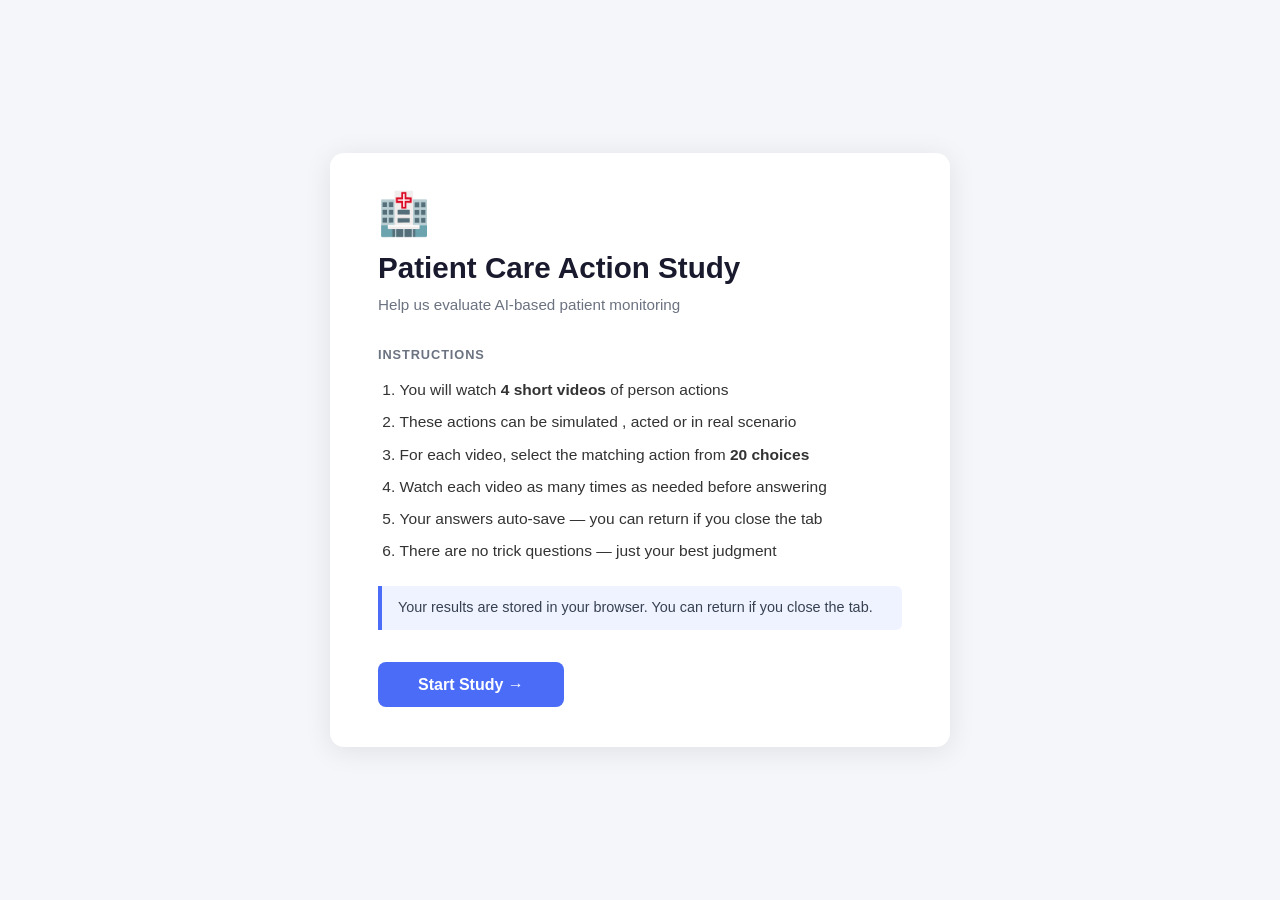
<file: index.html>
<!DOCTYPE html>
<html lang="en">
<head>
  <meta charset="UTF-8">
  <meta name="viewport" content="width=device-width, initial-scale=1.0">
  <title>Patient Care Action Study</title>
  <link rel="stylesheet" href="static/style.css">
</head>
<body class="page-centered">
  <div class="card">
    <div class="card-icon">🏥</div>
    <h1>Patient Care Action Study</h1>
    <p class="subtitle">Help us evaluate AI-based patient monitoring</p>

    <div class="instructions">
      <h2>Instructions</h2>
      <ol>
        <li>You will watch <strong>4 short videos</strong> of person actions</li>
        <li>These actions can be simulated , acted or in real scenario</li>
        <li>For each video, select the matching action from <strong>20 choices</strong></li>
        <li>Watch each video as many times as needed before answering</li>
        <li>Your answers auto-save — you can return if you close the tab</li>
        <li>There are no trick questions — just your best judgment</li>
      </ol>
    </div>

    <div class="note">
      Your results are stored in your browser. You can return if you close the tab.
    </div>

    <!-- Shown only when a partial session is detected -->
    <div id="resumeSection" style="display:none;margin-top:1rem;padding:0.9rem 1rem;background:#fefce8;border:1px solid #fde047;border-radius:8px;text-align:center">
      <p style="margin:0 0 0.6rem;font-size:0.95rem">
        You have a session in progress:
        <strong><span id="resumeProgress"></span></strong>
      </p>
      <button class="btn-primary" id="resumeBtn" style="margin-right:0.5rem">Resume →</button>
      <button class="btn-secondary" id="newBtn">Start fresh</button>
    </div>

    <button class="btn-primary" id="startBtn">Start Study →</button>
    <p id="errMsg" style="color:#e11d48;margin-top:0.75rem;font-size:0.9rem;display:none"></p>
  </div>

  <script>
    // ── Resume detection ─────────────────────────────────────────────────────
    (function checkResume() {
      try {
        const raw = localStorage.getItem('patientStudySession');
        if (!raw) return;
        const sess = JSON.parse(raw);
        if (sess.completed || !sess.answers || sess.answers.length === 0) return;

        const answered = sess.answers.length;
        const total    = sess.videos ? sess.videos.length : '?';

        document.getElementById('resumeProgress').textContent =
          `${answered} of ${total} videos answered`;
        document.getElementById('resumeSection').style.display = 'block';
        document.getElementById('startBtn').style.display      = 'none';

        document.getElementById('resumeBtn').addEventListener('click', () => {
          window.location.href = `task.html?idx=${answered}`;
        });

        document.getElementById('newBtn').addEventListener('click', () => {
          localStorage.removeItem('patientStudySession');
          document.getElementById('resumeSection').style.display = 'none';
          document.getElementById('startBtn').style.display      = '';
        });
      } catch (e) { /* corrupt storage — ignore */ }
    })();

    document.getElementById('startBtn').addEventListener('click', async () => {
      const btn    = document.getElementById('startBtn');
      const errMsg = document.getElementById('errMsg');
      btn.disabled    = true;
      btn.textContent = 'Loading…';
      errMsg.style.display = 'none';

      try {
        const resp = await fetch('manifest.json');
        if (!resp.ok) throw new Error('manifest not found');
        const manifest = await resp.json();

        const session = buildSession(manifest);
        localStorage.setItem('patientStudySession', JSON.stringify(session));
        window.location.href = 'task.html?idx=0';
      } catch (e) {
        btn.disabled    = false;
        btn.textContent = 'Start Study →';
        errMsg.textContent  = 'Could not load study data. Please refresh and try again.';
        errMsg.style.display = 'block';
      }
    });

    function buildSession(manifest) {
      // Group by class_id
      const byClass = {};
      for (const v of manifest.videos) {
        (byClass[v.class_id] = byClass[v.class_id] || []).push(v);
      }

      // Shuffle class IDs, pick 4, pick 1 random video per class
      const classIds = shuffle(Object.keys(byClass).map(Number));
      const videos   = shuffle(
        classIds.slice(0, 4).map(cid => {
          const pool = byClass[cid];
          return pool[Math.floor(Math.random() * pool.length)];
        })
      );

      return {
        id:        (crypto.randomUUID ? crypto.randomUUID() : Date.now().toString(36)),
        startedAt: Date.now(),
        videos,
        answers:   [],
        classes:   manifest.classes,
        completed: false,
      };
    }

    function shuffle(arr) {
      const a = [...arr];
      for (let i = a.length - 1; i > 0; i--) {
        const j = Math.floor(Math.random() * (i + 1));
        [a[i], a[j]] = [a[j], a[i]];
      }
      return a;
    }
  </script>
</body>
</html>
</file>
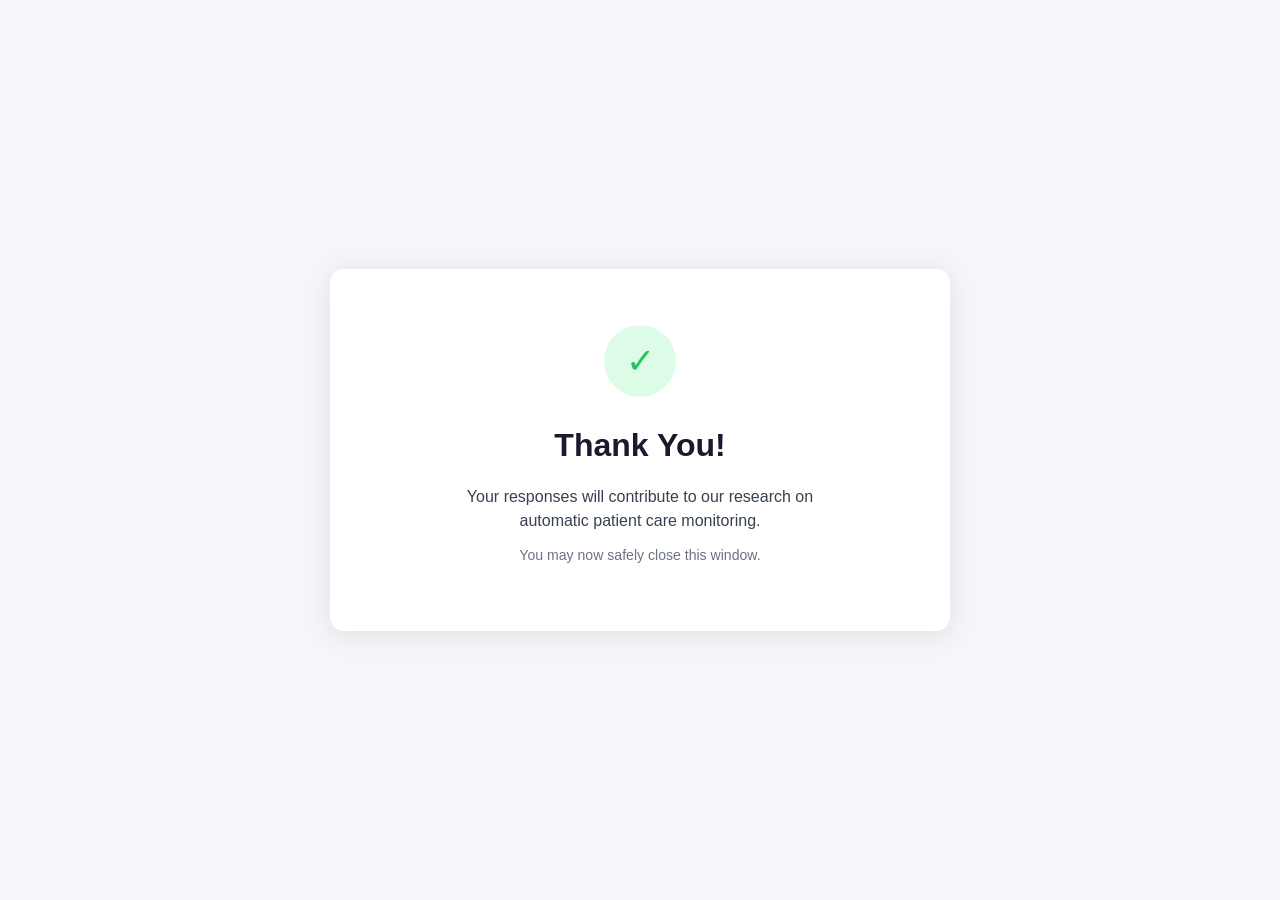
<file: done.html>
<!DOCTYPE html>
<html lang="en">
<head>
  <meta charset="UTF-8">
  <meta name="viewport" content="width=device-width, initial-scale=1.0">
  <title>Thank You — Patient Care Study</title>
  <link rel="stylesheet" href="static/style.css">
</head>
<body class="page-centered">
  <div class="card card-done">
    <div class="done-icon">✓</div>
    <h1>Thank You!</h1>
    <p id="scoreText"></p>
    <p>Your responses will contribute to our research on automatic patient care monitoring.</p>
    <p class="muted" style="margin-top:0.75rem">You may now safely close this window.</p>
  </div>

  <script>
    const sess = JSON.parse(localStorage.getItem('patientStudySession') || 'null');

    if (sess && sess.answers && sess.answers.length > 0) {
      const correct = sess.answers.filter(a => a.correct).length;
      const total   = sess.answers.length;
      document.getElementById('scoreText').innerHTML =
        `You got <strong>${correct} out of ${total}</strong> correct.`;
    }
  </script>
</body>
</html>
</file>
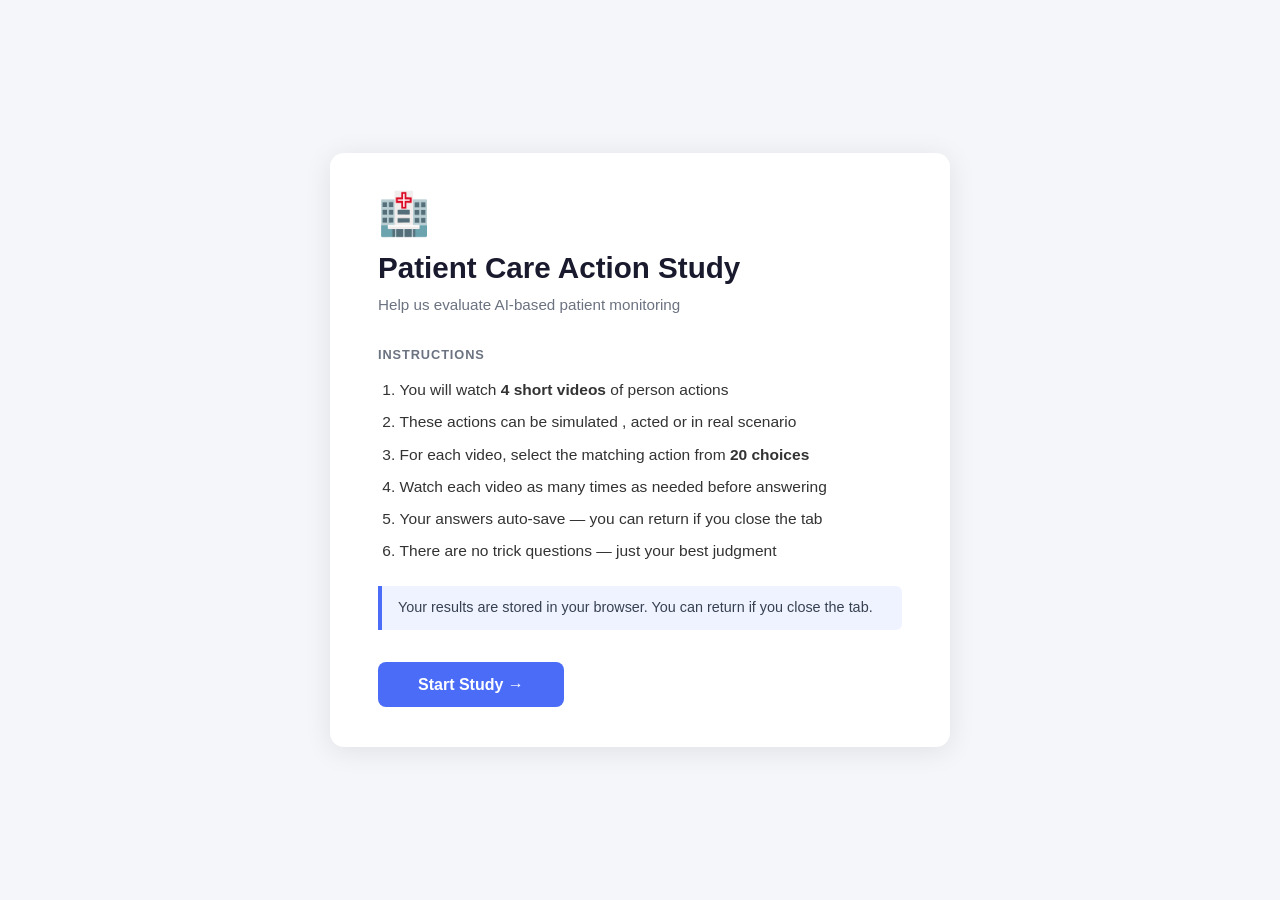
<file: task.html>
<!DOCTYPE html>
<html lang="en">
<head>
  <meta charset="UTF-8">
  <meta name="viewport" content="width=device-width, initial-scale=1.0">
  <title>Patient Care Study</title>
  <link rel="stylesheet" href="static/style.css">
</head>
<body class="task-page">

  <header class="task-header">
    <span class="progress-label" id="progressLabel">Video 1 of 4</span>
    <div class="progress-bar">
      <div class="progress-fill" id="progressFill" style="width: 0%"></div>
    </div>
    <span class="progress-pct" id="progressPct">0%</span>
  </header>

  <div class="task-layout">

    <section class="video-panel">
      <video id="player" controls autoplay loop playsinline></video>
      <p class="video-hint">Replay as needed, then select the action →</p>
    </section>

    <section class="buttons-panel">
      <h3 class="panel-title">What action is shown?</h3>
      <div class="class-buttons" id="btnList"></div>
    </section>

  </div>

  <script>
    // ── Read session from localStorage ──────────────────────────────────────
    const params  = new URLSearchParams(window.location.search);
    const idx     = parseInt(params.get('idx') || '0', 10);
    const sessRaw = localStorage.getItem('patientStudySession');

    if (!sessRaw) {
      window.location.href = 'index.html';
    } else {
      const sess  = JSON.parse(sessRaw);
      const total = sess.videos.length;

      if (idx >= total) {
        window.location.href = 'done.html';
      } else {
        init(sess, idx, total);
      }
    }

    // ── Initialise the task page ─────────────────────────────────────────────
    function init(sess, idx, total) {
      // Progress bar
      const pct = Math.round((idx / total) * 100);
      document.getElementById('progressLabel').textContent = `Video ${idx + 1} of ${total}`;
      document.getElementById('progressFill').style.width  = pct + '%';
      document.getElementById('progressPct').textContent   = pct + '%';
      document.title = `Video ${idx + 1} of ${total} — Patient Care Study`;

      // Video
      const video  = sess.videos[idx];
      const player = document.getElementById('player');
      player.src   = video.path;
      player.play().catch(() => {});

      // Class buttons
      const btnList  = document.getElementById('btnList');
      let   answered = false;
      const startMs  = Date.now();

      sess.classes.forEach((cls, i) => {
        const btn = document.createElement('button');
        btn.className        = 'class-btn';
        btn.dataset.classId  = cls.id;
        btn.innerHTML =
          `<span class="btn-num">${i + 1}</span>` +
          `<span class="btn-name">${escHtml(cls.name)}</span>`;

        btn.addEventListener('click', () => {
          if (answered) return;
          answered = true;

          // Disable all buttons, highlight chosen
          document.querySelectorAll('.class-btn').forEach(b => b.disabled = true);
          btn.classList.add('selected');

          // Save answer
          sess.answers.push({
            videoIndex:       idx,
            trueClassId:      video.class_id,
            trueClassName:    video.class_name,
            predictedClassId: cls.id,
            predictedClassName: cls.name,
            correct:          video.class_id === cls.id,
            elapsedMs:        Date.now() - startMs,
            answeredAt:       Date.now(),
          });

          const nextIdx = idx + 1;
          if (nextIdx >= total) {
            sess.completed   = true;
            sess.completedAt = Date.now();
          }

          localStorage.setItem('patientStudySession', JSON.stringify(sess));

          // Send this single answer immediately — one row per answer in the sheet
          fetch(APPS_SCRIPT_URL, {
            method:    'POST',
            body:      JSON.stringify({
              session_id:         sess.id,
              videoIndex:         idx,
              trueClassId:        video.class_id,
              trueClassName:      video.class_name,
              predictedClassId:   cls.id,
              predictedClassName: cls.name,
              correct:            video.class_id === cls.id,
              elapsedMs:          Date.now() - startMs,
              completed:          nextIdx >= total,
            }),
            keepalive: true,
            mode:      'no-cors',
          }).catch(() => {});

          window.location.href = nextIdx >= total ? 'done.html' : `task.html?idx=${nextIdx}`;
        });

        btnList.appendChild(btn);
      });
    }

    const APPS_SCRIPT_URL = "https://script.google.com/macros/s/AKfycbyvCWw8ueNBbi5GwrAxXpDsmhOiID2QCY3MeB7CQBxlSkPQj1jrdyCYugxrMpp1qz02/exec";

    function escHtml(str) {
      return str.replace(/&/g,'&amp;').replace(/</g,'&lt;').replace(/>/g,'&gt;').replace(/"/g,'&quot;');
    }
  </script>
</body>
</html>
</file>
<file: static/style.css>
/* ============================================================
   Patient Care Human Baseline — Stylesheet
   ============================================================ */

*, *::before, *::after {
  box-sizing: border-box;
  margin: 0;
  padding: 0;
}

:root {
  --accent:      #4a6cf7;
  --accent-dark: #3558e0;
  --success:     #22c55e;
  --bg:          #f4f6f9;
  --surface:     #ffffff;
  --border:      #e2e6f0;
  --text:        #1a1a2e;
  --muted:       #6b7280;
  --radius:      10px;
}

body {
  font-family: -apple-system, BlinkMacSystemFont, "Segoe UI", Roboto, sans-serif;
  background: var(--bg);
  color: var(--text);
  min-height: 100vh;
  line-height: 1.5;
}

/* ─── Centred layout (intro + done) ─── */

.page-centered {
  display: flex;
  align-items: center;
  justify-content: center;
  min-height: 100vh;
  padding: 2rem 1rem;
}

.card {
  background: var(--surface);
  border-radius: 14px;
  padding: 2.5rem 3rem;
  box-shadow: 0 4px 28px rgba(0, 0, 0, 0.09);
  max-width: 620px;
  width: 100%;
}

.card-icon {
  font-size: 2.6rem;
  margin-bottom: 0.75rem;
  line-height: 1;
}

.card h1 {
  font-size: 1.85rem;
  font-weight: 700;
  margin-bottom: 0.2rem;
}

.card .subtitle {
  color: var(--muted);
  font-size: 0.95rem;
  margin-bottom: 1.75rem;
}

/* ─── Instructions ─── */

.instructions {
  margin-bottom: 1.5rem;
}

.instructions h2 {
  font-size: 0.8rem;
  font-weight: 700;
  text-transform: uppercase;
  letter-spacing: 0.07em;
  color: var(--muted);
  margin-bottom: 0.9rem;
}

.instructions ol {
  padding-left: 1.35rem;
  color: #333;
}

.instructions ol li {
  margin-bottom: 0.55rem;
  font-size: 0.97rem;
}

.note {
  background: #eff3ff;
  border-left: 4px solid var(--accent);
  border-radius: 0 6px 6px 0;
  padding: 0.7rem 1rem;
  font-size: 0.9rem;
  color: #374151;
  margin-bottom: 2rem;
}

/* ─── Primary button ─── */

.btn-primary {
  background: var(--accent);
  color: #fff;
  border: none;
  padding: 0.85rem 2.5rem;
  border-radius: 8px;
  font-size: 1rem;
  font-weight: 600;
  cursor: pointer;
  transition: background 0.18s, transform 0.1s;
  display: inline-block;
}

.btn-primary:hover  { background: var(--accent-dark); }
.btn-primary:active { transform: scale(0.98); }

/* ─── Done card ─── */

.card-done {
  text-align: center;
  padding: 3.5rem 3rem;
}

.done-icon {
  width: 72px;
  height: 72px;
  border-radius: 50%;
  background: #dcfce7;
  color: var(--success);
  font-size: 2.2rem;
  display: flex;
  align-items: center;
  justify-content: center;
  margin: 0 auto 1.5rem;
}

.card-done h1 {
  font-size: 2rem;
  margin-bottom: 1rem;
}

.card-done p {
  color: #374151;
  font-size: 1rem;
  margin-bottom: 0.5rem;
  max-width: 420px;
  margin-left: auto;
  margin-right: auto;
}

.muted { color: var(--muted) !important; font-size: 0.88rem !important; }

/* ─── Task page ─── */

.task-page {
  display: flex;
  flex-direction: column;
  height: 100vh;
  overflow: hidden;
}

/* Header / progress */

.task-header {
  background: var(--surface);
  border-bottom: 1px solid var(--border);
  padding: 0.6rem 1.25rem;
  display: flex;
  align-items: center;
  gap: 0.9rem;
  flex-shrink: 0;
  z-index: 10;
}

.progress-label,
.progress-pct {
  font-size: 0.83rem;
  font-weight: 600;
  color: var(--muted);
  white-space: nowrap;
}

.progress-bar {
  flex: 1;
  height: 7px;
  background: #e8ecf2;
  border-radius: 4px;
  overflow: hidden;
}

.progress-fill {
  height: 100%;
  background: var(--accent);
  border-radius: 4px;
  transition: width 0.35s ease;
  min-width: 2px;
}

/* Two-column layout */

.task-layout {
  display: grid;
  grid-template-columns: 1fr 480px;
  flex: 1;
  overflow: hidden;
}

/* Video panel */

.video-panel {
  background: #0a0a0a;
  display: flex;
  flex-direction: column;
  align-items: center;
  justify-content: center;
  overflow: hidden;
  gap: 0.6rem;
  padding: 1rem;
}

.video-panel video {
  max-width: 100%;
  max-height: calc(100vh - 70px);
  width: 100%;
  border-radius: 6px;
  outline: none;
  box-shadow: 0 0 0 1px rgba(255,255,255,0.06);
}

.video-hint {
  color: rgba(255, 255, 255, 0.38);
  font-size: 0.78rem;
  letter-spacing: 0.03em;
}

/* Buttons panel */

.buttons-panel {
  background: var(--surface);
  display: flex;
  flex-direction: column;
  padding: 1rem 0.9rem 0.9rem;
  border-left: 1px solid var(--border);
  overflow: hidden;
}

.panel-title {
  font-size: 0.75rem;
  font-weight: 700;
  text-transform: uppercase;
  letter-spacing: 0.07em;
  color: var(--muted);
  margin-bottom: 0.65rem;
  flex-shrink: 0;
}

.feedback {
  background: #eef2ff;
  border: 1px solid #c7d2fe;
  border-radius: 6px;
  padding: 0.45rem 0.75rem;
  font-size: 0.83rem;
  font-weight: 600;
  color: #3730a3;
  margin-bottom: 0.65rem;
  flex-shrink: 0;
  transition: opacity 0.2s;
}

.feedback.hidden { display: none; }

/* Scrollable button list */

.class-buttons {
  flex: 1;
  overflow-y: auto;
  display: grid;
  grid-template-columns: 1fr 1fr;
  gap: 3px;
  align-content: start;
  padding-right: 2px;
}

.class-buttons::-webkit-scrollbar        { width: 5px; }
.class-buttons::-webkit-scrollbar-track  { background: transparent; }
.class-buttons::-webkit-scrollbar-thumb  { background: #d1d5db; border-radius: 3px; }

/* Individual class button */

.class-btn {
  display: flex;
  align-items: center;
  gap: 0.55rem;
  padding: 0.48rem 0.65rem;
  background: #f8f9fc;
  border: 1px solid var(--border);
  border-radius: 7px;
  cursor: pointer;
  text-align: left;
  font-size: 0.84rem;
  color: var(--text);
  transition: background 0.1s, border-color 0.1s, transform 0.1s;
  flex-shrink: 0;
}

.class-btn:hover:not(:disabled) {
  background: #eef2ff;
  border-color: #a5b4fc;
  transform: translateX(3px);
}

.class-btn:active:not(:disabled) {
  transform: translateX(3px) scale(0.99);
}

.class-btn:disabled {
  cursor: default;
  opacity: 0.45;
}

.class-btn.selected {
  background: var(--accent);
  border-color: var(--accent);
  color: #fff;
  opacity: 1 !important;
  transform: translateX(4px);
}

.btn-num {
  display: inline-flex;
  align-items: center;
  justify-content: center;
  min-width: 22px;
  height: 22px;
  border-radius: 50%;
  background: #e2e6f0;
  font-size: 0.7rem;
  font-weight: 700;
  flex-shrink: 0;
  color: #555;
}

.class-btn.selected .btn-num {
  background: rgba(255, 255, 255, 0.25);
  color: #fff;
}

.btn-name {
  flex: 1;
  line-height: 1.35;
}
</file>
